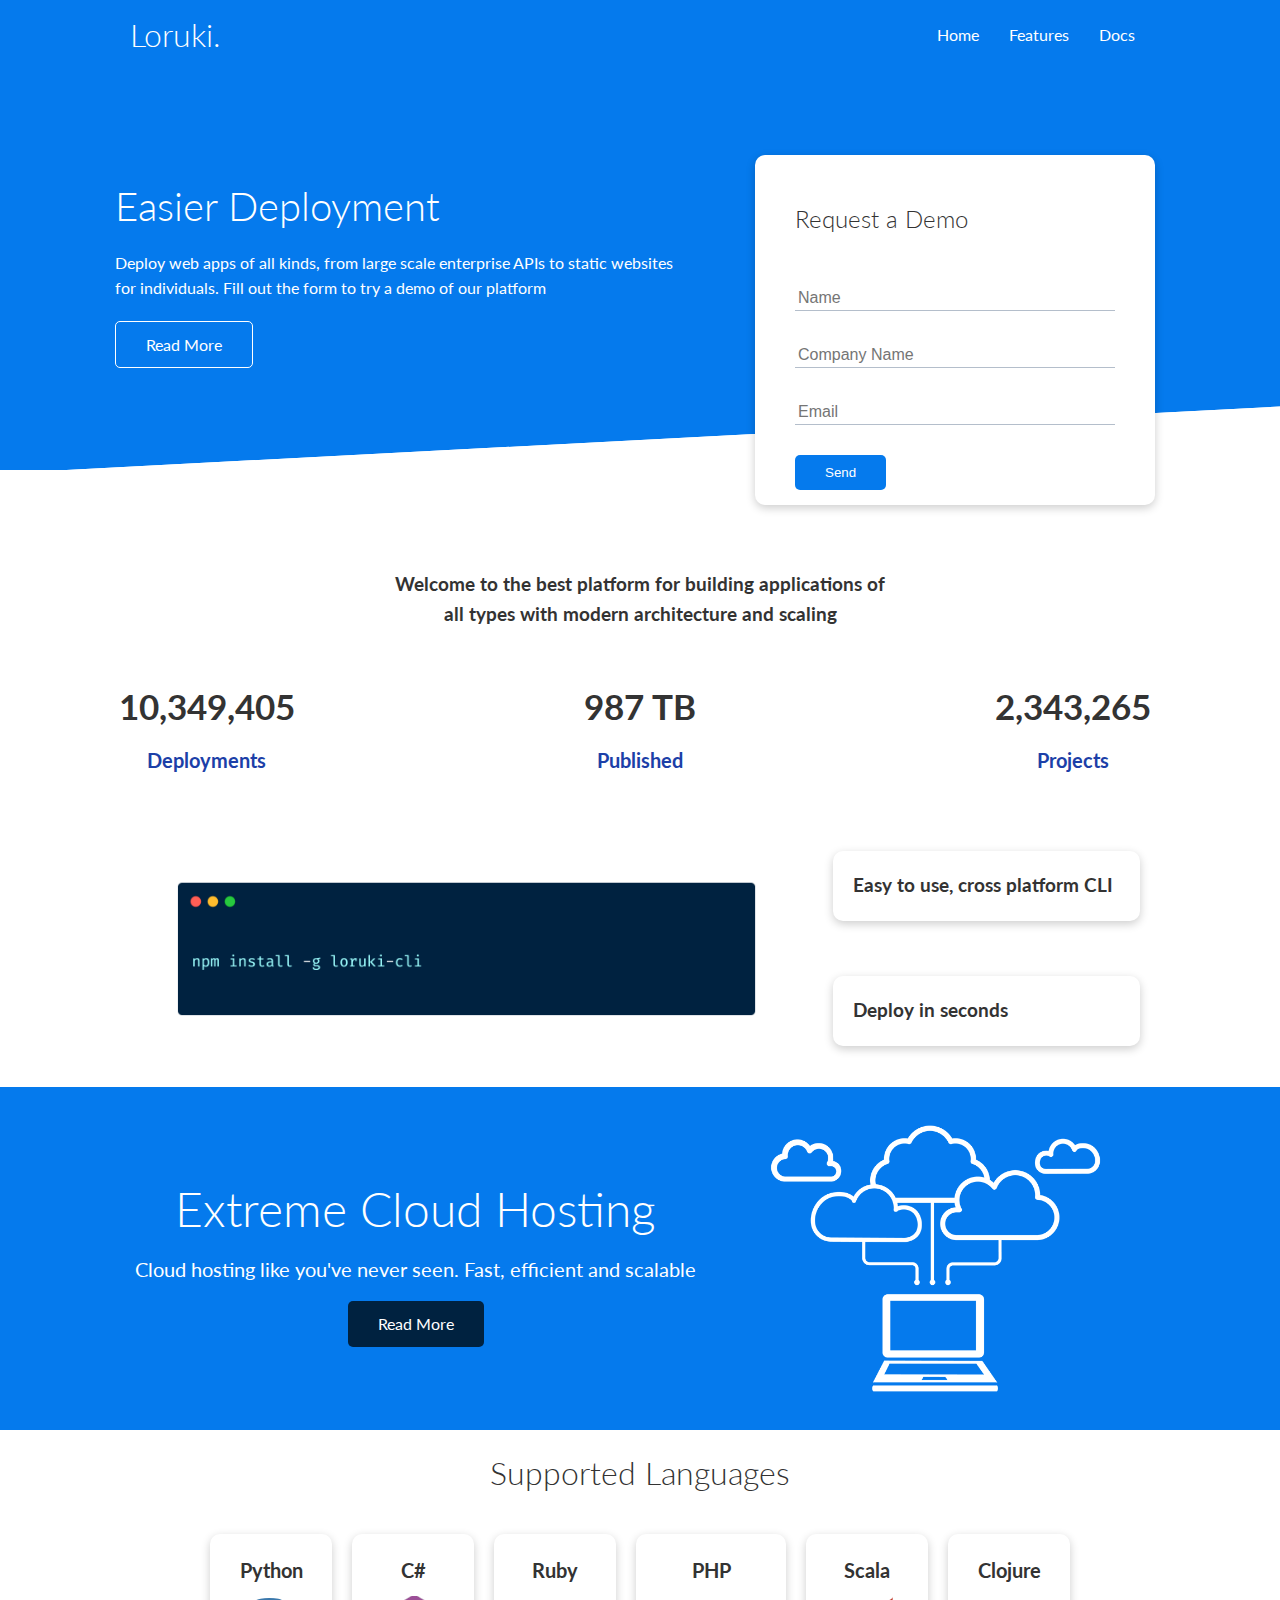
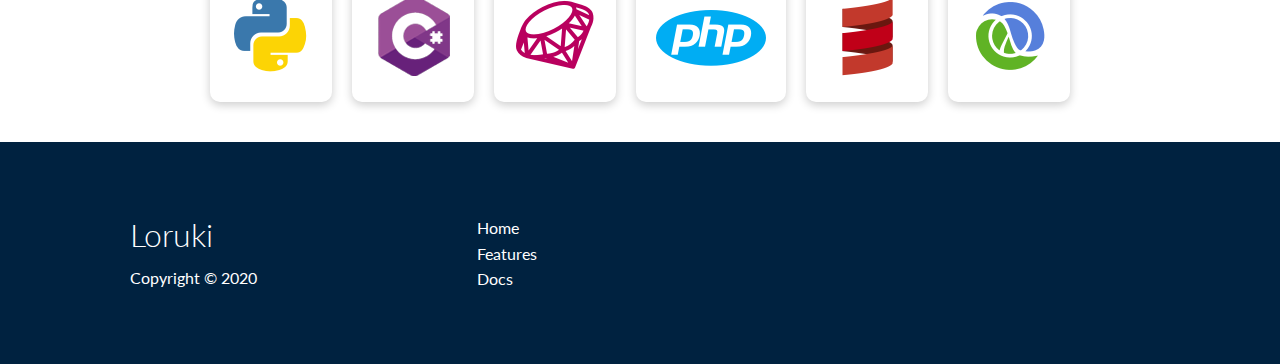
<file: index.html>
<!DOCTYPE html>
<html lang="en">
  <head>
    <meta charset="UTF-8" />
    <meta name="viewport" content="width=device-width, initial-scale=1.0" />
    <link
      rel="stylesheet"
      href="https://cdnjs.cloudflare.com/ajax/libs/font-awesome/5.15.1/css/all.min.css"
      integrity="sha512-+4zCK9k+qNFUR5X+cKL9EIR+ZOhtIloNl9GIKS57V1MyNsYpYcUrUeQc9vNfzsWfV28IaLL3i96P9sdNyeRssA=="
      crossorigin="anonymous"
    />
    <link rel="stylesheet" href="css/utilities.css" />
    <link rel="stylesheet" href="css/style.css" />
    <title>Loruki | Cloud Hosting For Everyone</title>
  </head>
  <body>
    <!-- Navbar -->
    <div class="navbar">
      <div class="container flex">
        <h1 class="logo">Loruki.</h1>
        <nav>
          <ul>
            <li><a href="index.html">Home</a></li>
            <li><a href="features.html">Features</a></li>
            <li><a href="docs.html">Docs</a></li>
          </ul>
        </nav>
      </div>
    </div>

    <!-- Showcase -->
    <section class="showcase">
      <div class="container grid">
        <div class="showcase-text">
          <h1>Easier Deployment</h1>
          <p>
            Deploy web apps of all kinds, from large scale enterprise APIs to
            static websites for individuals. Fill out the form to try a demo of
            our platform
          </p>
          <a href="features.html" class="btn btn-outline">Read More</a>
        </div>

        <div class="showcase-form card">
          <h2>Request a Demo</h2>
          <form name="contact" netlify-honeypot="bot-field" method="POST" data-netlify="true">
            <input type="hidden" name="form-name" value="contact">
            <p class="hidden">
                <label>Don’t fill this out if you're human: <input name="bot-field" /></label>
              </p>
            <div class="form-control">
                <input type="text" name="name" placeholder="Name" required>
            </div>
            <div class="form-control">
                <input type="text" name="company" placeholder="Company Name" required>
            </div>
            <div class="form-control">
                <input type="email" name="email" placeholder="Email" required>
            </div>
            <input type="submit" value="Send" class="btn btn-primary">
        </form>
      </div>
    </section>

    <!-- Stats -->
    <section class="stats">
      <h3 class="stats-heading text-center my-1">
        Welcome to the best platform for building applications of all types with
        modern architecture and scaling
      </h3>

      <div class="grid grid-3 text-center my-4">
        <div>
          <i class="fas fa-server fa-3x"></i>
          <h3>10,349,405</h3>
          <p class="text-secondary">Deployments</p>
        </div>
        <div>
          <i class="fas fa-upload fa-3x"></i>
          <h3>987 TB</h3>
          <p class="text-secondary">Published</p>
        </div>
        <div>
          <i class="fas fa-project-diagram fa-3x"></i>
          <h3>2,343,265</h3>
          <p class="text-secondary">Projects</p>
        </div>
      </div>
    </section>

    <section class="cli">
      <div class="container grid">
        <img src="images/cli.png" alt="" />
        <div class="card">
          <h3>Easy to use, cross platform CLI</h3>
        </div>
        <div class="card">
          <h3>Deploy in seconds</h3>
        </div>
      </div>
    </section>

    <section class="cloud bg-primary my-2 py-2">
      <div class="container grid">
        <div class="text-center">
          <h2 class="lg">Extreme Cloud Hosting</h2>
          <p class="lead my-1">
            Cloud hosting like you've never seen. Fast, efficient and scalable
          </p>
          <a href="features.html" class="btn btn-dark">Read More</a>
        </div>
        <img src="images/cloud.png" alt="" />
      </div>
    </section>

    <!-- Languages -->
    <section class="languages">
      <h2 class="md text-center my-2">Supported Languages</h2>
      <div class="container flex">
        <div class="card">
          <h4>Python</h4>
          <img src="images/logos/python.png" alt="" />
        </div>
        <div class="card">
          <h4>C#</h4>
          <img src="images/logos/csharp.png" alt="" />
        </div>
        <div class="card">
          <h4>Ruby</h4>
          <img src="images/logos/ruby.png" alt="" />
        </div>
        <div class="card">
          <h4>PHP</h4>
          <img src="images/logos/php.png" alt="" />
        </div>
        <div class="card">
          <h4>Scala</h4>
          <img src="images/logos/scala.png" alt="" />
        </div>
        <div class="card">
          <h4>Clojure</h4>
          <img src="images/logos/clojure.png" alt="" />
        </div>
      </div>
    </section>

    <footer class="bg-dark py-5">
      <div class="container grid grid-3">
        <div>
          <h1>Loruki</h1>
          <p>Copyright &copy; 2020</p>
        </div>
        <nav>
          <ul>
            <li>
              <a href="index.html">Home</a>
            </li>
            <li>
              <a href="features.html">Features</a>
            </li>
            <li>
              <a href="index.html">Docs</a>
            </li>
          </ul>
        </nav>
        <div class="social">
          <a href="#"><i class="fab fa-github fa-2x"></i></a>
          <a href="#"><i class="fab fa-facebook fa-2x"></i></a>
          <a href="#"><i class="fab fa-instagram fa-2x"></i></a>
          <a href="#"><i class="fab fa-twitter fa-2x"></i></a>
        </div>
      </div>
    </footer>
  </body>
</html>
</file>
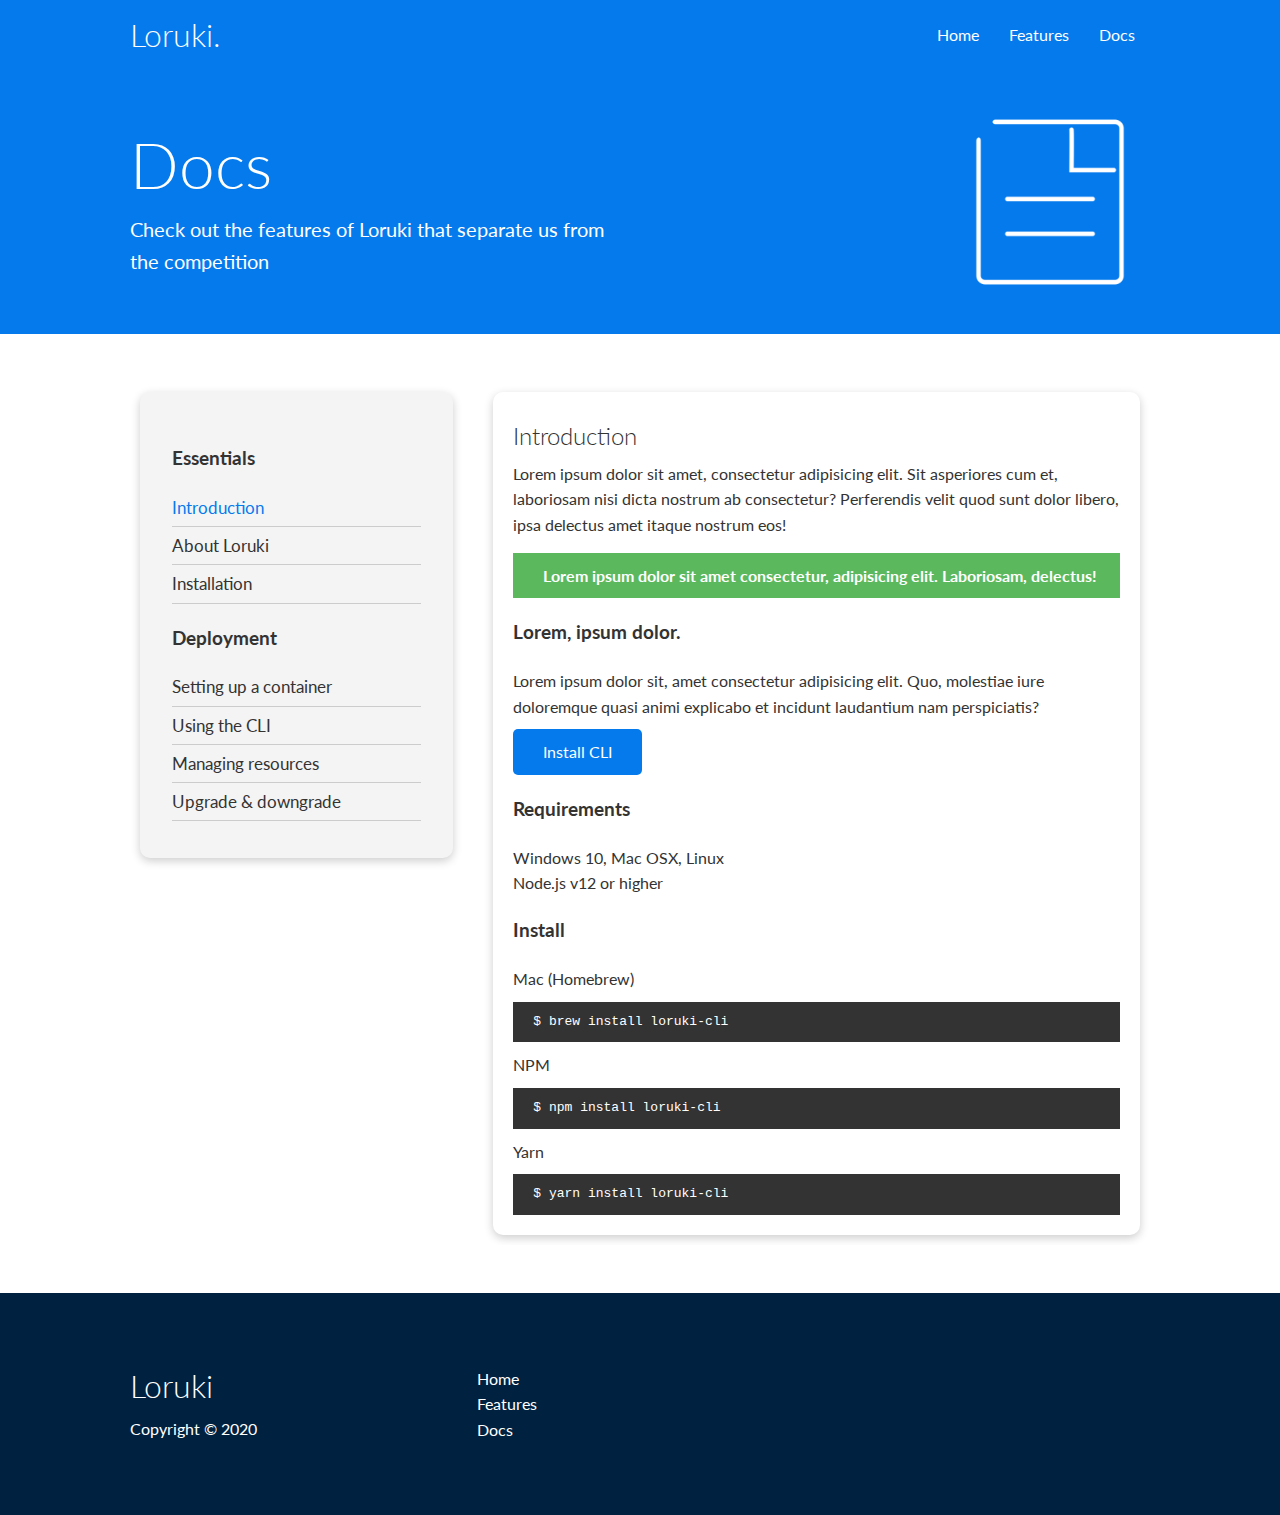
<file: docs.html>
<!DOCTYPE html>
<html lang="en">
  <head>
    <meta charset="UTF-8" />
    <meta name="viewport" content="width=device-width, initial-scale=1.0" />
    <link
      rel="stylesheet"
      href="https://cdnjs.cloudflare.com/ajax/libs/font-awesome/5.15.1/css/all.min.css"
      integrity="sha512-+4zCK9k+qNFUR5X+cKL9EIR+ZOhtIloNl9GIKS57V1MyNsYpYcUrUeQc9vNfzsWfV28IaLL3i96P9sdNyeRssA=="
      crossorigin="anonymous"
    />
    <link rel="stylesheet" href="css/utilities.css" />
    <link rel="stylesheet" href="css/style.css" />
    <title>Loruki | Cloud Hosting For Everyone</title>
  </head>
  <body>
    <!-- Navbar -->
    <div class="navbar">
      <div class="container flex">
        <h1 class="logo">Loruki.</h1>
        <nav>
          <ul>
            <li><a href="index.html">Home</a></li>
            <li><a href="features.html">Features</a></li>
            <li><a href="docs.html">Docs</a></li>
          </ul>
        </nav>
      </div>
    </div>

    <!-- Head -->
    <section class="docs-head bg-primary py-3">
      <div class="container grid">
        <div>
          <h1 class="xl">Docs</h1>
          <p class="lead">
            Check out the features of Loruki that separate us from the
            competition
          </p>
        </div>
        <img src="images/docs.png" alt="" />
      </div>
    </section>

    <!-- Docs Main-->
    <section class="docs-main my-4">
      <div class="container grid">
        <div class="card bg-light p-3">
          <h3 class="my-2">Essentials</h3>
          <nav>
            <ul>
              <li><a class="text-primary" href="#">Introduction</a></li>
              <li><a href="#">About Loruki</a></li>
              <li><a href="#">Installation</a></li>
            </ul>
          </nav>

          <h3 class="my-2">Deployment</h3>
          <nav>
            <ul>
              <li><a href="#">Setting up a container</a></li>
              <li><a href="#">Using the CLI</a></li>
              <li><a href="#">Managing resources</a></li>
              <li><a href="#">Upgrade & downgrade</a></li>
            </ul>
          </nav>
        </div>

        <div class="card">
          <h2>Introduction</h2>
          <p>
            Lorem ipsum dolor sit amet, consectetur adipisicing elit. Sit
            asperiores cum et, laboriosam nisi dicta nostrum ab consectetur?
            Perferendis velit quod sunt dolor libero, ipsa delectus amet itaque
            nostrum eos!
          </p>
          <div class="alert alert-success">
            <i class="fas fa-info"></i> Lorem ipsum dolor sit amet consectetur,
            adipisicing elit. Laboriosam, delectus!
          </div>
          <h3>Lorem, ipsum dolor.</h3>
          <p>
            Lorem ipsum dolor sit, amet consectetur adipisicing elit. Quo,
            molestiae iure doloremque quasi animi explicabo et incidunt
            laudantium nam perspiciatis?
          </p>
          <a href="#" class="btn btn-primary">Install CLI</a>
          <h3>Requirements</h3>
          <ul>
            <li>Windows 10, Mac OSX, Linux</li>
            <li>Node.js v12 or higher</li>
          </ul>
          <h3>Install</h3>
          <p>Mac (Homebrew)</p>
          <pre><code>$ brew install loruki-cli</code></pre>
          <p>NPM</p>
          <pre><code>$ npm install loruki-cli</code></pre>
          <p>Yarn</p>
          <pre><code>$ yarn install loruki-cli</code></pre>
        </div>
      </div>
    </section>

    <footer class="bg-dark py-5">
      <div class="container grid grid-3">
        <div>
          <h1>Loruki</h1>
          <p>Copyright &copy; 2020</p>
        </div>
        <nav>
          <ul>
            <li>
              <a href="index.html">Home</a>
            </li>
            <li>
              <a href="features.html">Features</a>
            </li>
            <li>
              <a href="index.html">Docs</a>
            </li>
          </ul>
        </nav>
        <div class="social">
          <a href="#"><i class="fab fa-github fa-2x"></i></a>
          <a href="#"><i class="fab fa-facebook fa-2x"></i></a>
          <a href="#"><i class="fab fa-instagram fa-2x"></i></a>
          <a href="#"><i class="fab fa-twitter fa-2x"></i></a>
        </div>
      </div>
    </footer>
  </body>
</html>
</file>
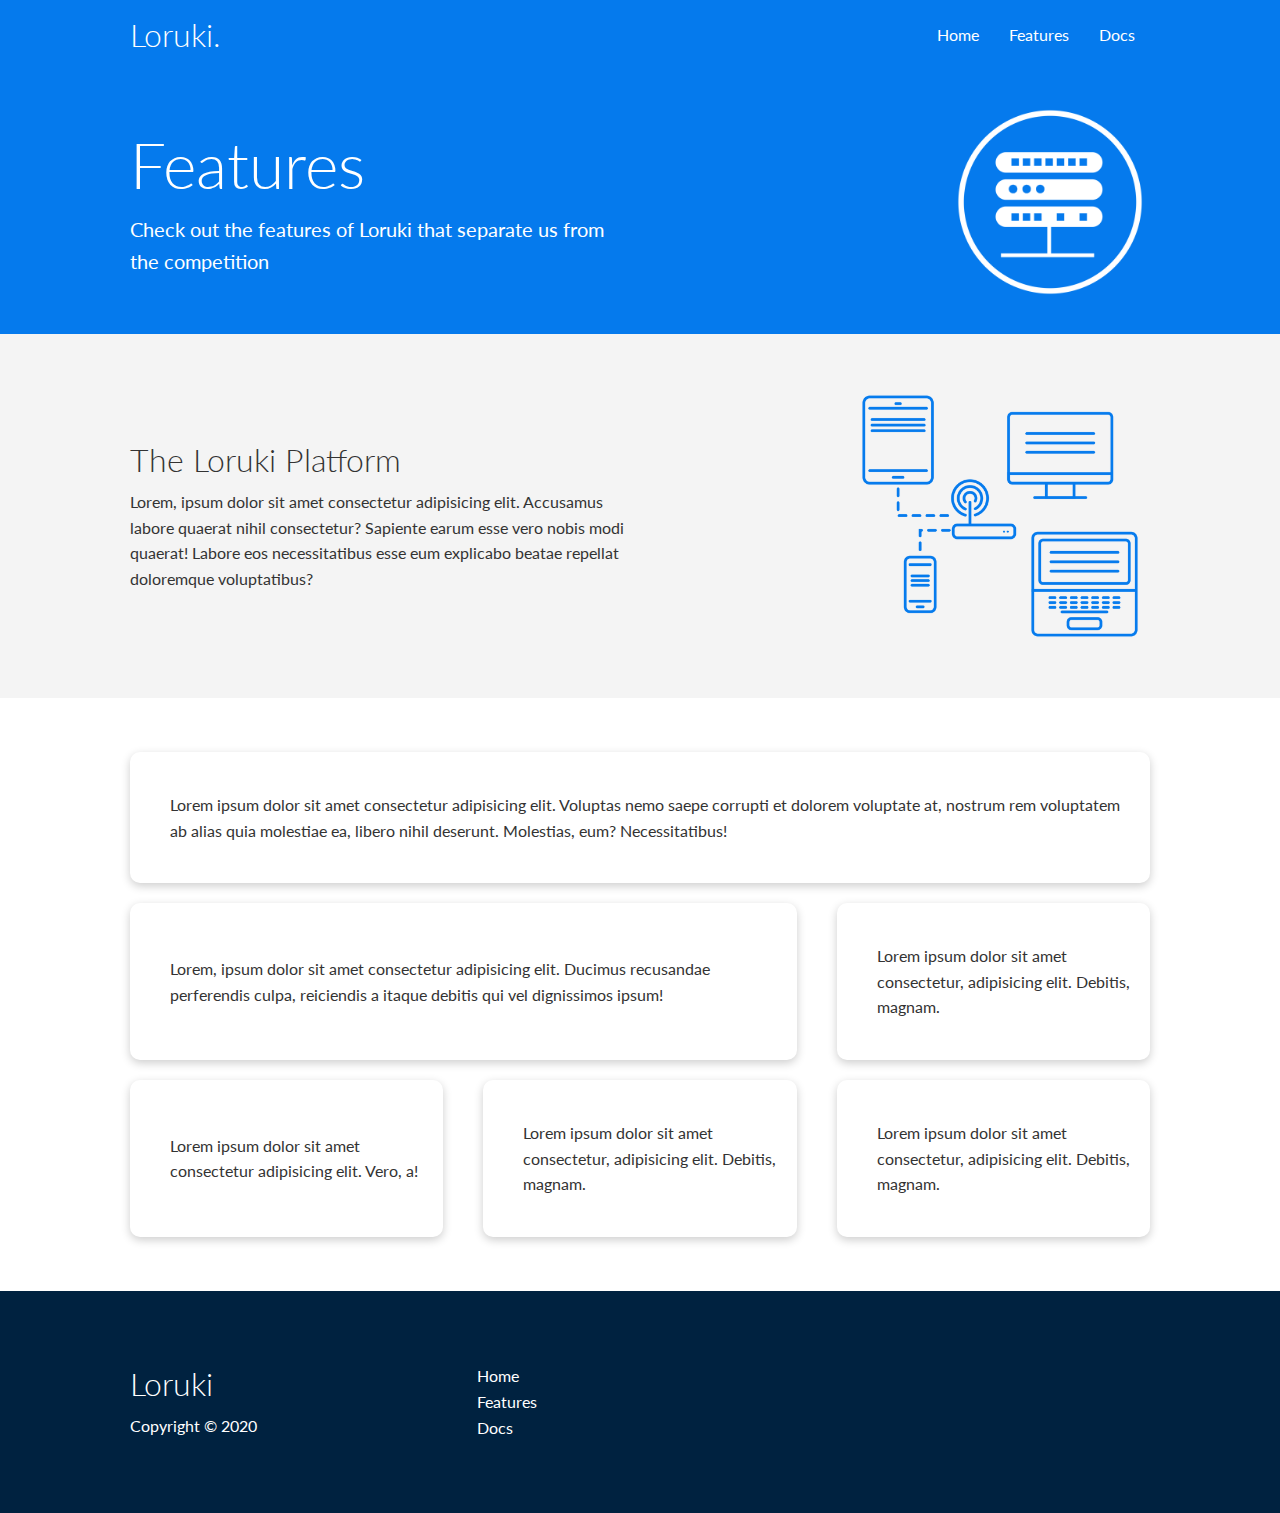
<file: features.html>
<!DOCTYPE html>
<html lang="en">
  <head>
    <meta charset="UTF-8" />
    <meta name="viewport" content="width=device-width, initial-scale=1.0" />
    <link
      rel="stylesheet"
      href="https://cdnjs.cloudflare.com/ajax/libs/font-awesome/5.15.1/css/all.min.css"
      integrity="sha512-+4zCK9k+qNFUR5X+cKL9EIR+ZOhtIloNl9GIKS57V1MyNsYpYcUrUeQc9vNfzsWfV28IaLL3i96P9sdNyeRssA=="
      crossorigin="anonymous"
    />
    <link rel="stylesheet" href="css/utilities.css" />
    <link rel="stylesheet" href="css/style.css" />
    <title>Loruki | Cloud Hosting For Everyone</title>
  </head>
  <body>
    <!-- Navbar -->
    <div class="navbar">
      <div class="container flex">
        <h1 class="logo">Loruki.</h1>
        <nav>
          <ul>
            <li><a href="index.html">Home</a></li>
            <li><a href="features.html">Features</a></li>
            <li><a href="docs.html">Docs</a></li>
          </ul>
        </nav>
      </div>
    </div>

    <!-- Head -->
    <section class="features-head bg-primary py-3">
      <div class="container grid">
        <div>
          <h1 class="xl">Features</h1>
          <p class="lead">
            Check out the features of Loruki that separate us from the
            competition
          </p>
        </div>
        <img src="images/server.png" alt="" />
      </div>
    </section>

    <!-- Sub Head-->
    <section class="features-sub-head bg-light py-3">
      <div class="container grid">
        <div>
          <h1 class="md">The Loruki Platform</h1>
          <p>
            Lorem, ipsum dolor sit amet consectetur adipisicing elit. Accusamus
            labore quaerat nihil consectetur? Sapiente earum esse vero nobis
            modi quaerat! Labore eos necessitatibus esse eum explicabo beatae
            repellat doloremque voluptatibus?
          </p>
        </div>
        <img src="images/server2.png" alt="" />
      </div>
    </section>

    <section class="features-main my-2">
      <div class="container grid grid-3">
        <div class="card flex">
          <i class="fas fa-server fa-3x"></i>
          <p>
            Lorem ipsum dolor sit amet consectetur adipisicing elit. Voluptas
            nemo saepe corrupti et dolorem voluptate at, nostrum rem voluptatem
            ab alias quia molestiae ea, libero nihil deserunt. Molestias, eum?
            Necessitatibus!
          </p>
        </div>
        <div class="card flex">
          <i class="fas fa-network-wired fa-3x"></i>
          <p>
            Lorem, ipsum dolor sit amet consectetur adipisicing elit. Ducimus
            recusandae perferendis culpa, reiciendis a itaque debitis qui vel
            dignissimos ipsum!
          </p>
        </div>
        <div class="card flex">
          <i class="fas fa-laptop-code fa-3x"></i>
          <p>
            Lorem ipsum dolor sit amet consectetur, adipisicing elit. Debitis,
            magnam.
          </p>
        </div>
        <div class="card flex">
          <i class="fas fa-database fa-3x"></i>
          <p>
            Lorem ipsum dolor sit amet consectetur adipisicing elit. Vero, a!
          </p>
        </div>
        <div class="card flex">
          <i class="fas fa-power-off fa-3x"></i>
          <p>
            Lorem ipsum dolor sit amet consectetur, adipisicing elit. Debitis,
            magnam.
          </p>
        </div>
        <div class="card flex">
          <i class="fas fa-upload fa-3x"></i>
          <p>
            Lorem ipsum dolor sit amet consectetur, adipisicing elit. Debitis,
            magnam.
          </p>
        </div>
      </div>
    </section>

    <footer class="bg-dark py-5">
      <div class="container grid grid-3">
        <div>
          <h1>Loruki</h1>
          <p>Copyright &copy; 2020</p>
        </div>
        <nav>
          <ul>
            <li>
              <a href="index.html">Home</a>
            </li>
            <li>
              <a href="features.html">Features</a>
            </li>
            <li>
              <a href="index.html">Docs</a>
            </li>
          </ul>
        </nav>
        <div class="social">
          <a href="#"><i class="fab fa-github fa-2x"></i></a>
          <a href="#"><i class="fab fa-facebook fa-2x"></i></a>
          <a href="#"><i class="fab fa-instagram fa-2x"></i></a>
          <a href="#"><i class="fab fa-twitter fa-2x"></i></a>
        </div>
      </div>
    </footer>
  </body>
</html>
</file>
<file: css/utilities.css>
.container {
  max-width: 1100px;
  margin: 0 auto;
  overflow: auto;
  padding: 0 40px;
}

.card {
  background-color: #fff;
  color: #333;
  border-radius: 10px;
  box-shadow: 0 3px 10px rgba(0, 0, 0, 0.2);
  padding: 20px;
  margin: 10px;
}

.btn {
  display: inline-block;
  padding: 10px 30px;
  cursor: pointer;
  background: var(--primary-color);
  color: #fff;
  border: none;
  border-radius: 5px;
}

.btn-outline {
  background-color: transparent;
  border: 1px solid #fff;
}

.btn:hover {
  transform: scale(0.98);
}

/* Backgrounds and colored buttons */

.bg-primary,
.btn-primary {
  background-color: var(--primary-color);
  color: #fff;
}

.bg-secondary,
.btn-secondary {
  background-color: var(--secondary-color);
  color: #fff;
}

.bg-dark,
.btn-dark {
  background-color: var(--dark-color);
  color: #fff;
}

.bg-light,
.btn-light {
  background-color: var(--light-color);
  color: #333;
}

.bg-primary a,
.btn-primary a,
.bg-secondary a,
.btn-secondary a,
.bg-dark a,
.btn-dark a {
  color: #fff;
}

/* Text Colors */
.text-primary {
  color: var(--primary-color);
}

.text-secondary {
  color: var(--secondary-color);
}

.text-dark {
  color: var(--dark-color);
}

.text-light {
  color: var(--light-color);
}

/* Text Sizes */
.lead {
  font-size: 20px;
}

.sm {
  font-size: 1rem;
}

.md {
  font-size: 2rem;
}

.lg {
  font-size: 3rem;
}

.xl {
  font-size: 4rem;
}

.text-center {
  text-align: center;
}

.alert {
  background-color: var(--light-color);
  padding: 10px 20px;
  font-weight: bold;
  margin: 15px 0;
}

.alert-success {
  background-color: var(--success-color);
  color: #fff;
}
.error-success {
  background-color: var(--error-color);
  color: #fff;
}

.alert i {
  margin-right: 10px;
}

.flex {
  display: flex;
  justify-content: center;
  align-items: center;
  height: 100%;
}

.grid {
  display: grid;
  grid-template-columns: repeat(2, 1fr);
  gap: 20px;
  justify-content: center;
  align-items: center;
  height: 100%;
}

.grid-3 {
  grid-template-columns: repeat(3, 1fr);
}

/* Margin */
.my-1 {
  margin: 1rem 0;
}

.my-2 {
  margin: 1.5rem 0;
}

.my-3 {
  margin: 2rem 0;
}

.my-4 {
  margin: 3rem 0;
}

.my-5 {
  margin: 4rem 0;
}

.m-1 {
  margin: 1rem;
}

.m-2 {
  margin: 1.5rem;
}

.m-3 {
  margin: 2rem;
}

.m-4 {
  margin: 3rem;
}

.m-5 {
  margin: 4rem;
}

/* Padding */
.py-1 {
  padding: 1rem 0;
}

.py-2 {
  padding: 1.5rem 0;
}

.py-3 {
  padding: 2rem 0;
}

.py-4 {
  padding: 3rem 0;
}

.py-5 {
  padding: 4rem 0;
}

.p-1 {
  padding: 1rem;
}

.p-2 {
  padding: 1.5rem;
}

.p-3 {
  padding: 2rem;
}

.p-4 {
  padding: 3rem;
}

.m-5 {
  margin: 4rem;
}
</file>
<file: css/style.css>
@import url('https://fonts.googleapis.com/css2?family=Lato:wght@300&display=swap');

:root {
  --primary-color: #057aed;
  --secondary-color: #1c3fa8;
  --dark-color: #002240;
  --light-color: #f4f4f4;
  --success-color: #5cb85c;
  --error-color: #d9534f;
}

* {
  margin: 0;
  padding: 0;
  box-sizing: border-box;
}

body {
  font-family: 'Lato', sans-serif;
  color: #333;
  line-height: 1.6;
}

ul {
  list-style-type: none;
}

a {
  text-decoration: none;
  color: #333;
}

h1,
h2 {
  font-weight: 300;
  line-height: 1.2;
  margin: 10px 0;
}

p {
  margin: 10px 0;
}

img {
  width: 100%;
}

code,
pre {
  background: #333;
  color: #fff;
  padding: 10px;
}

.hidden {
  visibility: hidden;
  height: 0;
}

/* Navbar */

.navbar {
  background-color: var(--primary-color);
  color: #fff;
  height: 70px;
}

.navbar ul {
  display: flex;
}

.navbar a {
  color: #fff;
  padding: 10px;
  margin: 0 5px;
}

.navbar a:hover {
  border-bottom: 2px solid #fff;
}

.navbar .flex {
  justify-content: space-between;
}

/* Showcase */
.showcase {
  background-color: var(--primary-color);
  height: 400px;
  color: #fff;
  position: relative;
}

.showcase p {
  margin: 20px 0;
}

.showcase h1 {
  font-size: 40px;
}

.showcase .grid {
  overflow: visible;
  grid-template-columns: 55% 45%;
  gap: 30px;
}

.showcase-text {
  animation: slideInFromLeft 1s ease-in;
}

.showcase-form {
  position: relative;
  top: 60px;
  height: 350px;
  width: 400px;
  padding: 40px;
  z-index: 100;
  justify-self: flex-end;
  animation: slideInFromRight 1s ease-in;
}

.showcase-form .form-control {
  margin: 30px 0;
}

.showcase-form input[type='text'],
.showcase-form input[type='email'] {
  border: 0;
  border-bottom: 1px solid #b4becb;
  width: 100%;
  padding: 3px;
  font-size: 16px;
}

.showcase-form input:focus {
  outline: none;
}

.showcase::before,
.showcase::after {
  content: '';
  position: absolute;
  height: 100px;
  bottom: -70px;
  right: 0;
  left: 0;
  background: #fff;
  transform: skewY(-3deg);
  -webkit-transform: skewY(-3deg);
  -mos-transform: skewY(-3deg);
  -ms-transform: skewY(-3deg);
}

/* Stats */
.stats {
  padding-top: 100px;
  animation: slideInFromBottom 1s ease-in;
}

.stats-heading {
  max-width: 500px;
  margin: auto;
}

.stats .grid h3 {
  font-size: 35px;
}

.stats .grid p {
  font-size: 20px;
  font-weight: bold;
}

/* Cli */
.cli .grid {
  grid-template-columns: repeat(3, 1fr);
  grid-template-rows: repeat(2, 1fr);
}

.cli .grid > *:first-child {
  grid-column: 1 / span 2;
  grid-row: 1 / span 2;
}

.cloud .grid {
  grid-template-columns: 4fr 3fr;
}

/* Languages */
.languages .flex {
  flex-wrap: wrap;
}

.languages .card {
  text-align: center;
  margin: 18px 10px 40px;
  transition: transform 0.2s ease-in;
}

.languages .card h4 {
  font-size: 20px;
  margin-bottom: 10px;
}

.languages .card:hover {
  transform: translateY(-15px);
}

/* Features */
.features-head img,
.docs-head img {
  width: 200px;
  justify-self: flex-end;
}

.features-sub-head img {
  width: 300px;
  justify-self: flex-end;
}

.features-main .card i {
  margin-right: 20px;
}

.features-main .grid {
  padding: 30px;
}

.features-main .grid > *:first-child {
  grid-column: 1 / span 3;
}

.features-main .grid > *:nth-child(2) {
  grid-column: 1 / span 2;
}

/* Docs */
.docs-main h3 {
  margin: 20px 0;
}

.docs-main .grid {
  grid-template-columns: 1fr 2fr;
  align-items: flex-start;
}

.docs-main nav li {
  font-size: 17px;
  padding-bottom: 5px;
  margin-bottom: 5px;
  border-bottom: 1px solid #ccc;
}

.docs-main a:hover {
  font-weight: bold;
}

/*Footer */

footer .social a {
  margin: 0 10px;
}

/* Tablets and under */
@media (max-width: 768px) {
  .grid,
  .showcase .grid,
  .stats .grid,
  .cli .grid,
  .cloud .grid,
  .features-main .grid,
  .docs-main .grid {
    grid-template-columns: 1fr;
    grid-template-rows: 1fr;
  }

  .showcase {
    height: auto;
  }

  .showcase-text {
    text-align: center;
    margin-top: 40px;
    animation: slideInFromTop 1s ease-in;
  }

  .showcase-form {
    justify-self: center;
    margin: auto;
    animation: slideInFromBottom 1s ease-in;
  }

  .cli .grid > *:first-child {
    grid-column: 1;
    grid-row: 1;
  }
  .features-head,
  .features-sub-head,
  .docs-head {
    text-align: center;
  }

  .features-head img,
  .features-sub-head img,
  .docs-head img {
    justify-self: center;
  }

  .features-main .grid > *:first-child,
  .features-main .grid > *:nth-child(2) {
    grid-column: 1;
  }
}

/* Animations */
@keyframes slideInFromLeft {
  0% {
    transform: translateX(-100%);
  }
  100% {
    transform: translateX(0);
  }
}

@keyframes slideInFromRight {
  0% {
    transform: translateX(100%);
  }
  100% {
    transform: translateX(0);
  }
}

@keyframes slideInFromTop {
  0% {
    transform: translateY(-100%);
  }
  100% {
    transform: translateY(0);
  }
}

@keyframes slideInFromBottom {
  0% {
    transform: translateY(100%);
  }
  100% {
    transform: translateY(0);
  }
}

/*Mobile */
@media (max-width: 500px) {
  .navbar {
    height: 110px;
  }

  .navbar .flex {
    flex-direction: column;
  }

  .navbar ul {
    padding: 10px;
    background-color: rgba(0, 0, 0, 0.1);
  }
}
</file>
